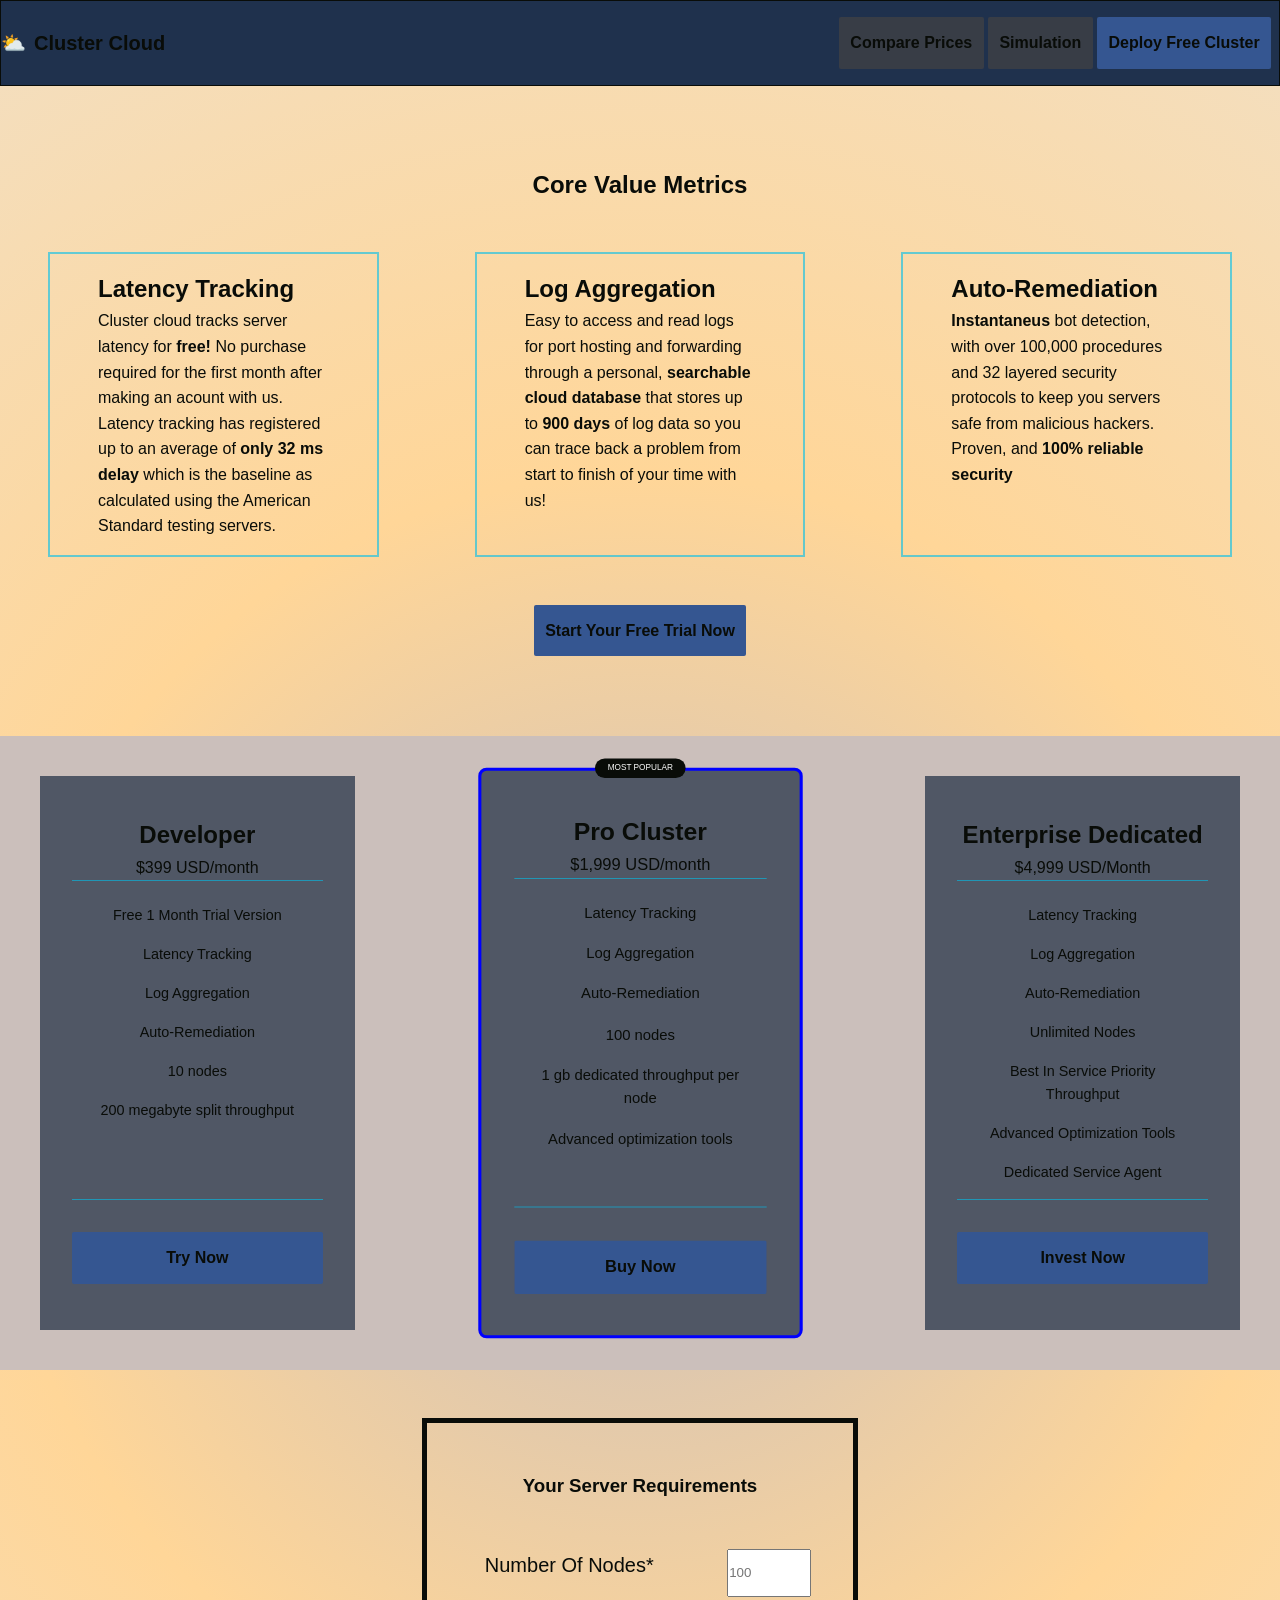
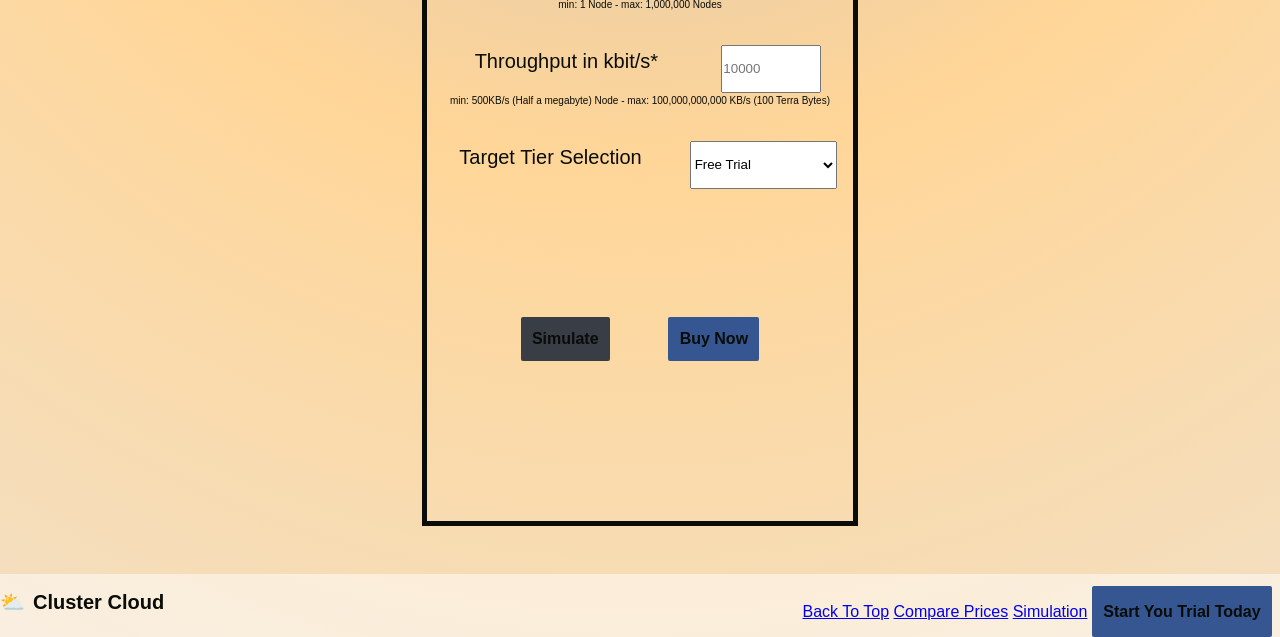
<file: Assignment1/index.html>
<!DOCTYPE html>
<html lang="en">

    <head>
        <meta charset="UTF-8">
        <meta name="viewport" content="width=device-width, initial-scale=1.0">
        <title>DevPulse | Cloud Infrastructure SaaS </title>
        <!--CSS File Links-->
        <link rel="stylesheet" href="Styles.css">
    </head>

    <!--Header Section-->
    
    <header id="header" class="site-header">
        <!--Defines Logo-->
        <a href="#" class="brand-logo" aria-label="Cloud Symbol">
        <span class="logo-icon">&#9925</span>Cluster Cloud</a>
        <nav class="header-footer-nav">
            <a href="#features" class="btn">Compare Prices</a>
            <a href="#pricing"class="btn">Simulation</a>
            <a href="#pricing" class="btn CTA">Deploy Free Cluster</a>
        </nav>
    </header>

    <main class="site-main">

        <!--Hero-->
        <section id="hero" class="hero-section"> 
            <h1 class="hero-title">Core Value Metrics</h1>
            <!--This many divs for the needed effect-->
            <section class="hero-information">
                <div class="hero-text">
                    <h2>Latency Tracking</h2>
                    <p>Cluster cloud tracks server latency for <b>free!</b> No purchase required for the first month after making an acount with us. Latency tracking has registered up to an average of <b>only 32 ms delay</b> which is the baseline as calculated using the American Standard testing servers.</p>
                </div>
                
                <div class="hero-text">
                    <h2>Log Aggregation</h2>
                    <p>Easy to access and read logs for port hosting and forwarding through a personal, <b>searchable cloud database</b> that stores up to <b>900 days</b> of log data so you can trace back a problem from start to finish of your time with us!</p>
                </div>
                
                <div class="hero-text">
                    <h2>Auto-Remediation</h2>
                    <p><b>Instantaneus</b> bot detection, with over 100,000 procedures and 32 layered security protocols to keep you servers safe from malicious hackers. Proven, and <b>100% reliable security</b></p>
                </div>

            </section>
        <a href="#pricing" class="btn CTA hero-button">Start Your Free Trial Now</a> 
        </section>
<!--Compare Prices Div-->
        <section id="features" class="section-header features-section"> 
            <article class="features-card">
                <h2>Developer</h2>
                <p>$399 USD/month</p>

                <ul class="tier-features">
                    <li>Free 1 Month Trial Version</li>
                    <li>Latency Tracking</li>
                    <li>Log Aggregation</li>
                    <li>Auto-Remediation</li>
                    <li>10 nodes</li>
                    <li>200 megabyte split throughput</li>

                </ul>  
                
                <a href="#pricing" class="features-button btn CTA">Try Now</a>
            </article> 

            <article class="features-card recommended"> 
                <div class="popular-tag">Most Popular</div>
                <h2>Pro Cluster</h2>
                <p>$1,999 USD/month</p>

                <ul class="tier-features">
                    <li>Latency Tracking</li>
                    <li>Log Aggregation</li>
                    <li>Auto-Remediation</li>
                    <li>100 nodes</li>
                    <li>1 gb dedicated throughput per node</li>
                    <li>Advanced optimization tools</li>
                </ul>
                <a href="#pricing" class="features-button btn CTA">Buy Now</a>
            </article>

            <article class="features-card">
                <h2>Enterprise Dedicated</h2>
                <p>$4,999 USD/Month</p>

                <ul class="tier-features">
                    <li>Latency Tracking</li>
                    <li>Log Aggregation</li>
                    <li>Auto-Remediation</li>
                    <li>Unlimited Nodes</li>
                    <li>Best In Service Priority Throughput</li>
                    <li>Advanced Optimization Tools</li>
                    <li>Dedicated Service Agent</li>
                </ul>
                <a href="#pricing" class="features-button btn CTA">Invest Now</a>
            </article>
        </section>
    
        <!--buy button/simulation-->
        <section id="pricing" class="section-header">

             <form action="#" method="post" class="form-wrapper">
                <h3 class="form-title">Your Server Requirements</h3>

                <div class="question-answer">
                <label for="number-of-nodes" class="form-label">Number Of Nodes*</label>
                    <!--id is corrosponds to the form labels "for". name is the label the server will see-->
                    <input
                    type="number"
                    name="numberOfNodes"
                    id="number-of-nodes"
                    class="form-control"
                    min="1"
                    max="1000000"
                    step="1"
                    placeholder="100"
                    required>
                </div>
                    <span class="input-hint">min: 1 Node - max: 1,000,000 Nodes</span>

                <div class="question-answer">
                <label for="throughput" class="form-label">Throughput in kbit/s*</label>
                    <!--id is corrosponds to the form labels "for". name is the label the server will see-->
                    <input
                    type="number"
                    name="throughput"
                    id="throughput"
                    class="form-control"
                    min="500"
                    max="100000000"
                    step="500"
                    placeholder="10000"
                    required>
                </div>
                    <span class="input-hint">min: 500KB/s (Half a megabyte) Node - max: 100,000,000,000 KB/s (100 Terra Bytes)</span>
                
                <div class="question-answer">
                <label for="service-tier" class="form-label">Target Tier Selection</label>
                    <select name="serviceTier" id="service-tier" class="form-control">
                        <option value="developer-free">Free Trial</option>
                        <option value="developer">Developer</option>
                        <option value="pro-cluster">Pro Cluster</option>
                        <option value="enterprise-dedicated">Enterprise Dedicated</option>
                    </select>
                </div>  

            <!--Submission Buttons-->
            <div class="form-buttons">
            
                <button class="btn">Simulate</button>
                <button class="btn CTA">Buy Now</button>
            </div>
            </form>

            
        </section>
    </main>
    <!--Footer Section-->
    <footer class="footer-site">
        <!--May change to be different than header-->
            <a href="#" class="brand-logo" aria-label="Cloud Symbol">
            <span class="logo-icon">&#9925</span>Cluster Cloud</a>
            <nav class="header-footer-nav"> 
                <a href="#hero">Back To Top</a>
                <a href="#features">Compare Prices</a>
                <a href="#pricing">Simulation</a>
                <a href="#pricing" class="btn CTA">Start You Trial Today</a>
            </nav>
            
       
    </footer>
</file>
<file: Assignment1/Styles.css>
/*Initial Set Up*/
    :root{
        --font-family: -apple-systems, BlinkMacSystemFont, "Segoe UI", Arial, sans-serif;
        --button: #383d46;
        --button-hover:#505765;
        --button-CTA: #355691;
        --button-CTA-hover: #368F8B;
        --lighter-gradient-background: #F3DFC1;
        --features-background: #CBBFBB;
        --header-footer:#1f314d;
        --primary-text: #090C08;
        --border-color: rgba(0, 192, 235, 0.6);
        --main-background: #ffd698;
        --transition-speed:.2;

}

    *, *::before, *::after{
    box-sizing: border-box;
    padding: 0;
    margin: 0;
}


                                                        /*Sections Below*/


/*html Section*/
    html{
        scroll-behavior: smooth;
        font-family: var(--font-family);
        background:
        radial-gradient( /*Applying A Universal Gradiant Color For My Background for a nice but consistant background*/
            circle,
            var(--features-background) 0%,
            var(--main-background) 50%,
            var(--lighter-gradient-background) 100%
        );
        color: var(--primary-text); /*Saves repeated calls to change text color by having a default*/
        /*Text Font Color*/
        line-height: 1.6;
    }

/*Header Section*/
    .brand-logo{
        font-size: 1.25rem;
        font-weight: 700;
        text-decoration: none;
        display: flex;
        gap: .5rem;
        color:var(--primary-text); /*Overrides the wierd purple*/
    }
    .site-header{
        width: 100%; /*Fills enitre screen*/
        display: inline-flex; /*Always apply to parent so the children will follow*/
        position: sticky;      
        flex-shrink: auto;
        top:0;  
        z-index: 1000; /*Z axis is important for layering*/    
        justify-content: space-between;
        align-items: center;
        
        background-color: var(--header-footer);
        padding: 1rem 0;
        border: 1px solid var(--primary-text);
    }

/*Main Section*/
    .main-site{
        display: flex; 
        position: sticky;
        display: inline-flex;
        align-items: center;
    }

/*Hero Section*/
    .hero-section{
        display: flex; 
        align-items: center;
        flex-direction: column;
        justify-content: space-between;
        padding: 5rem 0;
    }
    .hero-title{
        display: flex;
        align-items: center;
    }
    .hero-information{
        display: flex;
        justify-content: space-around;
        flex-direction: row; /*Changes direction and due to divs becomes aligns content left to right*/
        
    }
    .hero-text{
        padding: 1rem 3rem;
        border-radius: 3px var(--button);
        border: 2px solid var(--border-color);
        margin: 3rem;
        height: 0 auto;
        width: 30%;
    }
    .hero-text h2{
        align-items: center;
    }
    .hero-button{
        align-items: center;
    }

/*Features Section Of The Page*/
    .features-section{
        display: grid;
        grid-template-columns: repeat(auto-fit,minmax(320px,1fr));
        gap: 8rem;
        align-items: stretch; /*on the cross axis it will pull the content and stretch it over all the space to fill the box*/
        background-color:var(--features-background);
        padding: 2.5rem;
    }
    .features-card{
        background-color: var(--button-hover);
        padding: 2.5rem 2rem;
        border-radius: 8px solid var(--primary-text);
        display: flex;
        
        flex-direction: column;
        position: relative;  /*position lets you hold the location of a value*/
        transition: transform var(--transition-speed);
    }
    .features-card.recommended{
        border: 3px solid blue;
        padding: 2.5rem 2rem;
        border-radius: 8px;
        display: flex;
        flex-direction: column;
        position: relative;  /*position lets you hold the location of a value*/
        transform: scale(1.03);
        transition: transform var(--transition-speed);
    }
    .features-card:hover{
        transform: translateY(-4px);
        border:1px solid var(--primary-text);
    }
    .features-card.recommended:hover{
        border: 5px solid blue;
        transform: scale(1.03);
    }
    .features-card ul{ /*Using a more subtle seperation instead of changing the dots to something else*/
        align-content: left;
        padding: 0.9rem .9rem;
        border-top: 1px solid var(--border-color);
        border-bottom: 1px solid var(--border-color);
        height: 20rem;
    }
    .features-card li{ /*if there is a li inside of tier features is whitespace. Greater than is the direct descendent*/ 
        font-style: none;
        align-content: left;
        padding: 0.5rem 0;
        font-size: .9rem;
    }
    .features-card li::marker {/*Turns dots into empty Note: we could also use Before here*/
        content: "";
    }
    .features-button{
        display: flex;
        flex-shrink: auto;
        margin-top: 2rem; /*Aligns buttons on the bottom of the page in the same space on each card when tied with min max*/
    }
    .popular-tag{
        position: absolute; /*Absolute to the relative position the parent has*/
        top: -12px;
        left: 50%;
        transform: translateX(-50%);
        background-color: var(--primary-text);
        color: #FFF;
        font-size: 0.5rem;
        font-weight: 700px;
        padding: .2rem .75rem;
        border-radius: 9999px;
        text-transform: uppercase;
    }

/*Footer Syling*/
    .footer-site{
        width: 100%; /*Fills enitre screen*/
        display: inline-flex; 
        flex-shrink: auto;
        z-index: 1000; /*Z axis is important for layering*/
        
        justify-content: space-between;

        background-color: rgba(255, 255, 255, 0.5); /*Transparent Black*/
        padding: .75rem 0 0 0;
    }
    .header-footer-nav{
        justify-self: right;
        margin: 0 .5rem;
    }
    
/*Form Section*/
.form-title{
    align-content: center;
    padding: 3rem 0;
    font-weight: 800;
}
.form-wrapper{
    display: flex;
    justify-content: space-evenly;
    align-content: left;
    flex-direction: column;
    border: 5px solid var(--primary-text);
    padding: 0rem 0rem 10rem 0rem;
    margin: 3% 33%; /*Variable Margin For Different Screens*/
}
.form-label{
    font-size: 20px; 
    margin: 0rem 2rem 0 1rem;
}
.question-answer{
    display: flex;
    justify-content: space-evenly;
    align-content: left;
}
.form-control{
    height: 3rem;
}
.input-hint{
    margin: 0 0 2rem 0;
    align-content: left;  
    font-size: 10px;
}
.form-buttons{
    display: flex;
    align-content: center;
    justify-content: space-around;
    margin: 8rem 4rem 0rem 4rem;
    flex-shrink: auto;
}


/*Buttons*/
    .btn{
        background-color: var(--button);
        display: inline-flex;
        align-items: center;
        justify-content: center;
        color:var(--primary-text);

        padding:.75rem .65rem;
        font-size: 1rem;
        font-weight: 600; /*Bold is weight*/    
        text-decoration: none; /*Removes default styling*/
        border-radius: 2px; /*Curvyness*/
        border: 1px solid;
        border-color: transparent; /*Transparent is not visible border yet*/
        cursor: pointer;

        transition: background-color var(--transition-speed), transform var(--transition-speed),border-color var(--border-color); 
    }
    .btn:hover{
        color:var(--primary-text);
        display: inline-flex;
        background-color: var(--button-hover);
        border:1px solid var(--primary-text);
        transform: translateY(-1px);
    }
    .CTA{
        color:var(--primary-text);
        display: inline-flex;
        background-color: var(--button-CTA);
    }
    .CTA:hover{
        color:var(--primary-text);
        display: inline-flex;
        background-color: var(--button-CTA-hover);
        border:1px solid var(--primary-text);
        transform: translateY(-1px);
    }

/*Universal styling options*/
    .section-header{
        flex: grid;
        text-align: center;
        margin-bottom: 3rem;
        grid-template-columns: repeat(auto-fit,minmax(280px,1fr));
    }
    @media (max-width:768px){
    :root{
            --font-size:8px;
        }
    .hero-section{
        display: flex; 
        align-items: center;
        flex-direction: column;
        justify-content: space-between;
        padding: 0rem;
    }
    .hero-information{
        display: flex;
        justify-content: space-around;
        flex-direction: column; /*Changes direction and due to divs becomes aligns content left to right*/
    }
    .hero-text{
        padding: 0rem 0rem;
        border-radius: 3px var(--button);
        border: 2px solid var(--border-color);
        margin: 0rem;
        height: 0 auto;
    }
    .form-title{
    align-content: center;
    padding: 3rem 0;
    font-weight: 800;
}
.form-wrapper{
    display: flex;
    justify-content: space-evenly;
    align-content: left;
    flex-direction: column;
    border: 3px solid var(--primary-text);
    padding: 0rem 0rem 2rem 0rem;
    margin: 3% 15%; /*Variable Margin For Different Screens*/
}
.form-label{
    font-size: 16px; 
    margin: 0rem 1rem 0 .5rem;
}
.question-answer{
    display: flex;
    justify-content: space-evenly;
    align-content: left;
}
.form-control{
    height: 3rem;
    width: 6rem;
}
.input-hint{
    margin: 0 0 1rem 0;
    align-content: left;  
    font-size: 6px;
}
.form-buttons{
    display: flex;
    align-content: center;
    justify-content: space-around;
    margin: 2rem 1rem 0rem 1rem;
    flex-shrink: auto;
}
    .hero-information{
        display: flex;
        justify-content: space-around;
        align-items: center;
        flex-direction: column; /*Changes direction and due to divs becomes aligns content left to right*/
        
    }
}
</file>
